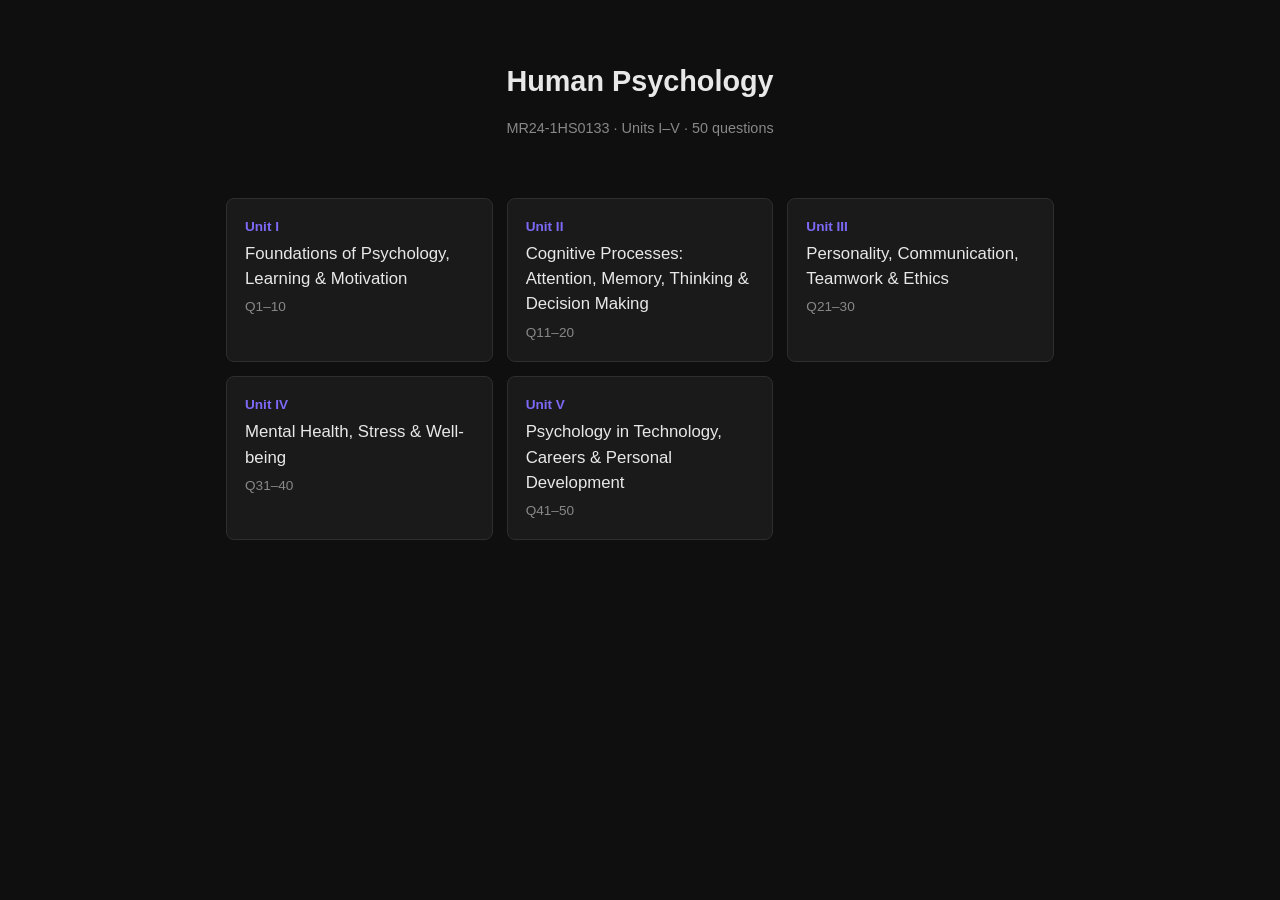
<file: index.html>
<!DOCTYPE html>
<html lang="en">
<head>
<meta charset="UTF-8">
<meta name="viewport" content="width=device-width, initial-scale=1.0">
<title>Human Psychology — Study Notes</title>
<link rel="stylesheet" href="styles.css">
</head>
<body>
<div class="page-wrapper">
  <header class="site-header">
    <h1>Human Psychology</h1>
    <p class="text-muted">MR24-1HS0133 · Units I–V · 50 questions</p>
  </header>
  <div class="unit-grid">
    <a class="unit-card" href="unit1.html">
      <span class="unit-num">Unit I</span>
      <span class="unit-title">Foundations of Psychology, Learning &amp; Motivation</span>
      <span class="unit-desc">Q1–10</span>
    </a>
    <a class="unit-card" href="unit2.html">
      <span class="unit-num">Unit II</span>
      <span class="unit-title">Cognitive Processes: Attention, Memory, Thinking &amp; Decision Making</span>
      <span class="unit-desc">Q11–20</span>
    </a>
    <a class="unit-card" href="unit3.html">
      <span class="unit-num">Unit III</span>
      <span class="unit-title">Personality, Communication, Teamwork &amp; Ethics</span>
      <span class="unit-desc">Q21–30</span>
    </a>
    <a class="unit-card" href="unit4.html">
      <span class="unit-num">Unit IV</span>
      <span class="unit-title">Mental Health, Stress &amp; Well-being</span>
      <span class="unit-desc">Q31–40</span>
    </a>
    <a class="unit-card" href="unit5.html">
      <span class="unit-num">Unit V</span>
      <span class="unit-title">Psychology in Technology, Careers &amp; Personal Development</span>
      <span class="unit-desc">Q41–50</span>
    </a>
  </div>
</div>
</body>
</html>
</file>
<file: styles.css>
:root {
  --bg: #0f0f0f;
  --surface: #1a1a1a;
  --surface2: #242424;
  --border: #2e2e2e;
  --accent: #7c6af7;
  --accent-hover: #9b8cff;
  --text: #e8e8e8;
  --text-muted: #888;
  --text-dim: #555;
  --success: #4ade80;
  --warning: #fbbf24;
  --important: #fb7185;
  --radius: 8px;
  --tab-height: 40px;
}

* { box-sizing: border-box; }

body {
  margin: 0;
  background: var(--bg);
  color: var(--text);
  font-family: -apple-system, BlinkMacSystemFont, "Segoe UI", Roboto, Helvetica, Arial, sans-serif;
  line-height: 1.5;
}

.page-wrapper { max-width: 860px; margin: 0 auto; padding: 20px 16px 60px; }

/* Header (index page) */
.site-header { text-align: center; padding: 40px 0 20px; }
.site-header h1 { font-size: 1.8em; margin: 0 0 6px; }
.text-muted { color: var(--text-muted); font-size: 0.9em; }

/* Unit grid (index page) */
.unit-grid {
  display: grid;
  grid-template-columns: repeat(auto-fit, minmax(220px, 1fr));
  gap: 14px;
  margin-top: 24px;
}
.unit-card {
  display: block;
  background: var(--surface);
  border: 1px solid var(--border);
  border-radius: var(--radius);
  padding: 18px;
  text-decoration: none;
  color: var(--text);
  transition: border-color 0.15s, transform 0.15s;
}
.unit-card:hover { border-color: var(--accent); transform: translateY(-2px); }
.unit-num { display: block; color: var(--accent); font-weight: 600; font-size: 0.85em; margin-bottom: 4px; }
.unit-title { display: block; font-size: 1.05em; }
.unit-desc { display: block; color: var(--text-muted); font-size: 0.85em; margin-top: 6px; }

/* Unit nav bar */
.unit-nav {
  display: flex;
  align-items: center;
  justify-content: space-between;
  flex-wrap: wrap;
  gap: 10px;
  padding: 12px 0;
  border-bottom: 1px solid var(--border);
  margin-bottom: 16px;
  position: sticky;
  top: 0;
  background: var(--bg);
  z-index: 10;
}
.unit-nav a {
  color: var(--accent);
  text-decoration: none;
  border: 1px solid var(--border);
  padding: 6px 12px;
  border-radius: 999px;
  font-size: 0.85em;
  white-space: nowrap;
}
.unit-nav a:hover { border-color: var(--accent); color: var(--accent-hover); }
.nav-title { font-weight: 600; font-size: 1.05em; order: -1; width: 100%; text-align: center; margin-bottom: 4px; }
@media (min-width: 640px) {
  .nav-title { order: 0; width: auto; margin-bottom: 0; }
}

/* Tabs */
.tabs {
  display: flex;
  flex-wrap: wrap;
  gap: 6px;
  margin-bottom: 18px;
  position: sticky;
  top: 58px;
  background: var(--bg);
  padding: 8px 0;
  z-index: 9;
}
.tab-btn {
  background: var(--surface);
  color: var(--text-muted);
  border: 1px solid var(--border);
  border-radius: 6px;
  padding: 6px 11px;
  font-size: 0.82em;
  cursor: pointer;
}
.tab-btn.active {
  background: var(--accent);
  color: #fff;
  border-color: var(--accent);
}

.tab-content { display: none; }
.tab-content.active { display: block; }

/* Question block */
.question-block {
  background: var(--surface);
  border: 1px solid var(--border);
  border-radius: var(--radius);
  padding: 20px;
}
.q-title { font-size: 1.15em; margin: 0 0 6px; line-height: 1.4; }
.answer-body { line-height: 1.75; }
.answer-body p { margin: 0 0 12px; }
.answer-body ul, .answer-body ol { margin: 0 0 12px; padding-left: 22px; }
.answer-body li { margin-bottom: 6px; }
.answer-body h3 { font-size: 1em; color: var(--accent-hover); margin: 18px 0 8px; }
.answer-body strong, .term { color: var(--accent-hover); }
.answer-body .formula {
  background: var(--surface2);
  border: 1px solid var(--border);
  border-radius: 6px;
  padding: 10px 14px;
  margin: 10px 0;
  font-family: "Cambria Math", Georgia, serif;
  overflow-x: auto;
}

.source-note {
  font-size: 0.78em;
  color: var(--text-dim);
  margin-top: 16px;
  padding-top: 10px;
  border-top: 1px dashed var(--border);
}

/* SVG */
.svg-wrap { text-align: center; margin: 14px 0; overflow-x: auto; }
.svg-wrap svg { max-width: 100%; height: auto; }

/* Code blocks */
pre {
  background: var(--surface2);
  border: 1px solid var(--border);
  border-radius: 6px;
  padding: 12px 14px;
  overflow-x: auto;
  font-size: 0.85em;
}
code {
  font-family: "SF Mono", Consolas, Monaco, monospace;
  background: var(--surface2);
  padding: 1px 5px;
  border-radius: 4px;
}
pre code { background: none; padding: 0; }

table {
  width: 100%;
  border-collapse: collapse;
  margin: 12px 0;
  font-size: 0.9em;
}
th, td {
  border: 1px solid var(--border);
  padding: 6px 10px;
  text-align: left;
}
th { background: var(--surface2); color: var(--accent-hover); }

/* ── Question done-marker ── */
.q-header { display: flex; align-items: flex-start; gap: 12px; }
.q-check {
  position: relative;
  width: 22px; height: 22px; border-radius: 50%;
  border: 2px solid var(--border); background: transparent;
  cursor: pointer; flex-shrink: 0; margin-top: 4px;
  transition: border-color 0.18s, background 0.18s;
}
.q-check:hover { border-color: var(--accent); }
.question-block.q-done .q-check { background: var(--accent); border-color: var(--accent); }
.question-block.q-done .q-check::after {
  content: '✓'; color: #fff; font-size: 12px; font-weight: 700;
  position: absolute; top: 50%; left: 50%; transform: translate(-50%, -50%);
}
.question-block.q-done .q-title {
  color: var(--text-muted); text-decoration: line-through; text-decoration-color: var(--text-dim);
}
.tab-btn.done::after { content: ' ✓'; color: var(--success); font-size: 0.72em; vertical-align: middle; }

/* ── Skip marker (one per unit page) ── */
.q-skip {
  margin-left: auto; flex-shrink: 0; align-self: flex-start; margin-top: 2px;
  font: inherit; font-size: 0.78rem; line-height: 1; padding: 6px 12px; border-radius: 999px;
  border: 1.5px solid var(--border); background: transparent; color: var(--text-muted);
  cursor: pointer; transition: border-color 0.18s, color 0.18s, background 0.18s;
}
.q-skip:hover { border-color: var(--accent); color: var(--accent-hover); }
.question-block.q-skipped .q-skip { background: var(--surface2); border-color: var(--text-dim); color: var(--text); }
.question-block.q-skipped .q-title { color: var(--text-dim); font-style: italic; }
.question-block.q-skipped .answer-body { opacity: 0.55; }
.tab-btn.skipped { opacity: 0.55; text-decoration: line-through; }
.tab-btn.skipped::after { content: ' ⏭'; font-size: 0.72em; text-decoration: none; display: inline-block; }
</file>
